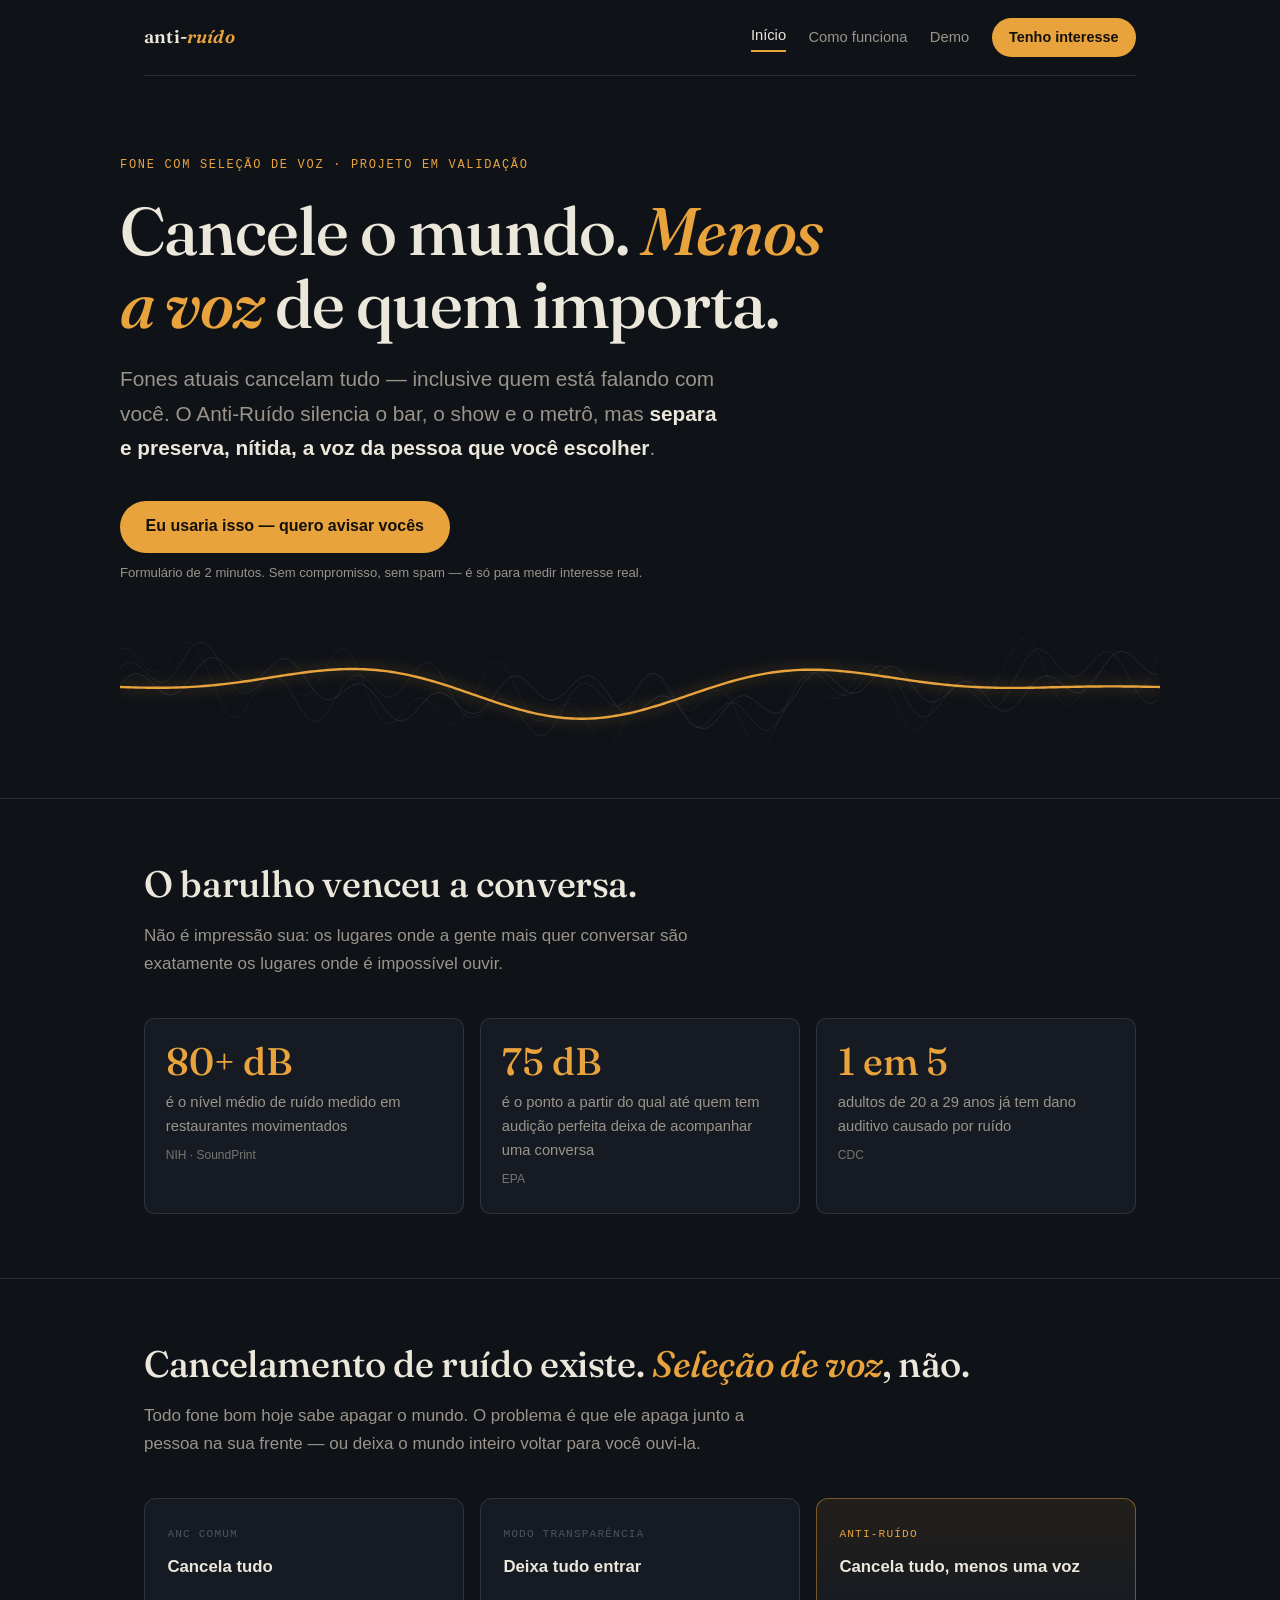
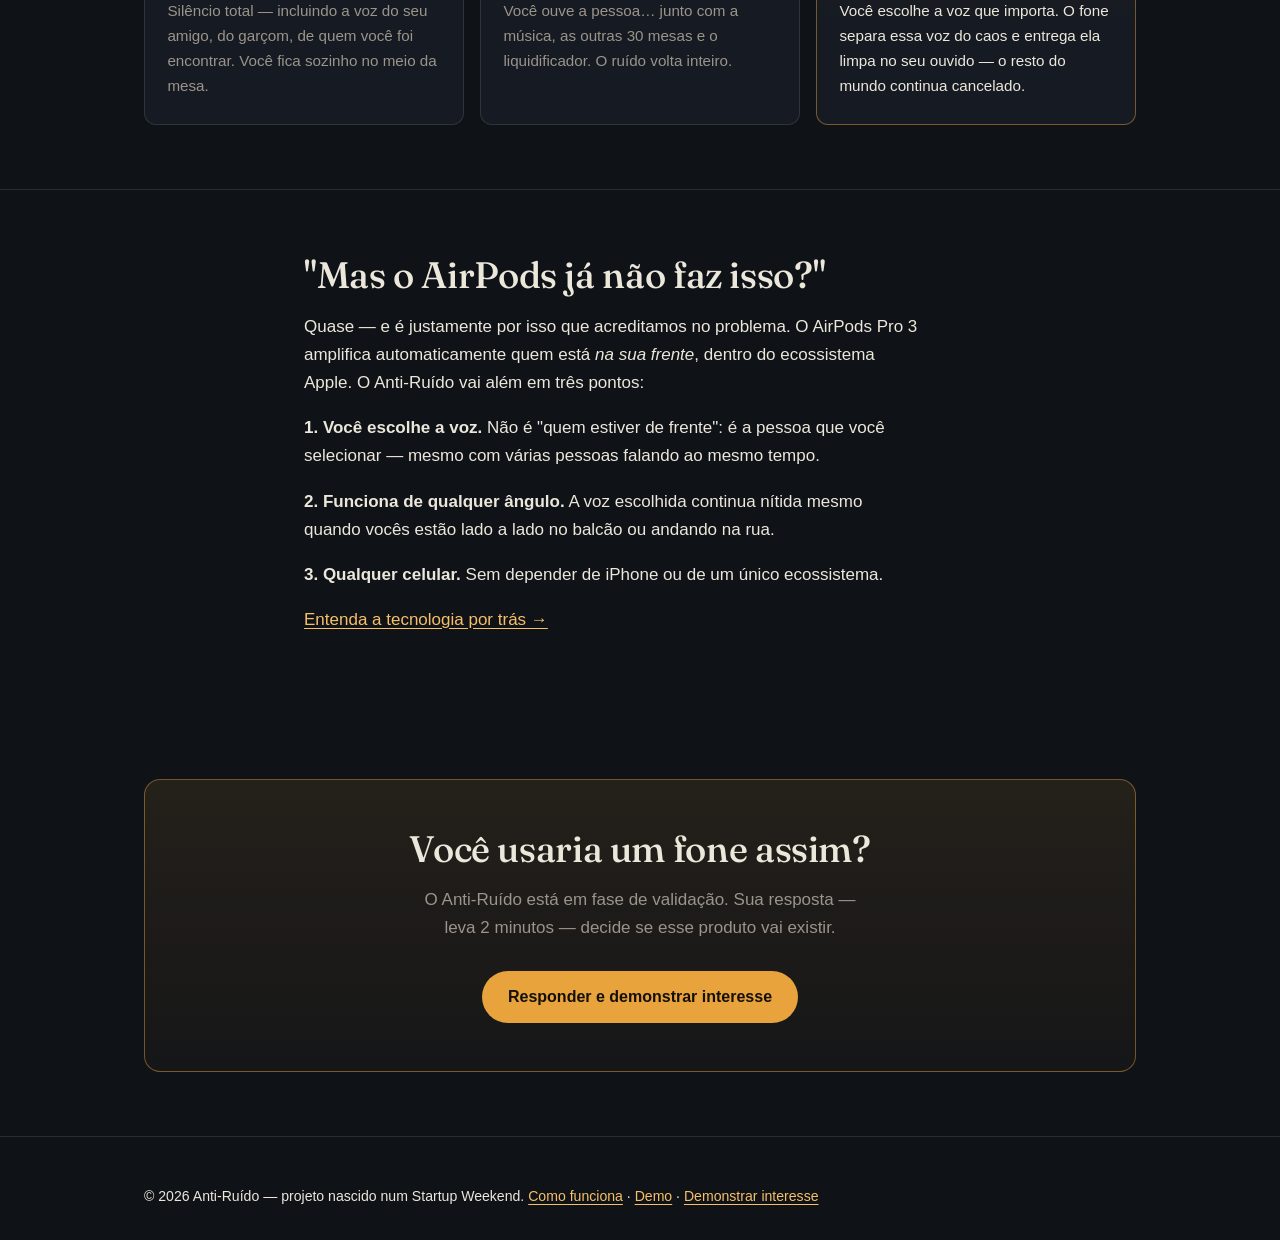
<file: site/index.html>
<!doctype html>
<html lang="pt-BR">
<head>
  <meta charset="utf-8" />
  <meta name="viewport" content="width=device-width, initial-scale=1" />
  <title>Anti-Ruído — Cancele o mundo. Menos a voz de quem importa.</title>
  <meta name="description" content="Um fone que silencia o bar, o show e o metrô — mas mantém, nítida, a voz da pessoa que você escolher. Projeto em validação: diga se você usaria." />
  <meta property="og:title" content="Anti-Ruído — Cancele o mundo. Menos a voz de quem importa." />
  <meta property="og:description" content="Fone com seleção de voz: cancela todo o ruído do ambiente, exceto a voz que você escolher. Ajude a validar a ideia." />
  <meta property="og:type" content="website" />
  <link rel="preconnect" href="https://fonts.googleapis.com" />
  <link rel="preconnect" href="https://fonts.gstatic.com" crossorigin />
  <link href="https://fonts.googleapis.com/css2?family=Fraunces:ital,wght@0,400;0,500;0,600;1,400;1,500&display=swap" rel="stylesheet" />
  <link rel="stylesheet" href="styles.css" />
  <link rel="icon" href="data:image/svg+xml,%3Csvg xmlns='http://www.w3.org/2000/svg' viewBox='0 0 100 100'%3E%3Ctext y='.9em' font-size='90'%3E%F0%9F%8E%A7%3C/text%3E%3C/svg%3E" />
</head>
<body>

<header class="wrap">
  <nav class="nav" aria-label="Principal">
    <a class="brand" href="./">anti-<em>ruído</em></a>
    <div class="nav-links">
      <a href="./" aria-current="page">Início</a>
      <a href="como-funciona.html">Como funciona</a>
      <a href="demo.html">Demo</a>
      <a class="btn small" href="https://forms.gle/3UcKsLHLppjGMw7M8" target="_blank" rel="noopener">Tenho interesse</a>
    </div>
  </nav>
</header>

<main>
  <div class="wrap hero">
    <p class="eyebrow">Fone com seleção de voz · projeto em validação</p>
    <h1>Cancele o mundo. <em>Menos a voz</em> de quem importa.</h1>
    <p class="lede">Fones atuais cancelam tudo — inclusive quem está falando com você. O Anti-Ruído silencia o bar, o show e o metrô, mas <strong>separa e preserva, nítida, a voz da pessoa que você escolher</strong>.</p>
    <a class="btn" href="https://forms.gle/3UcKsLHLppjGMw7M8" target="_blank" rel="noopener">Eu usaria isso — quero avisar vocês</a>
    <span class="btn-note">Formulário de 2 minutos. Sem compromisso, sem spam — é só para medir interesse real.</span>
    <canvas id="wave" aria-hidden="true"></canvas>
  </div>

  <section id="problema">
    <div class="wrap">
      <h2>O barulho venceu a conversa.</h2>
      <p class="section-intro">Não é impressão sua: os lugares onde a gente mais quer conversar são exatamente os lugares onde é impossível ouvir.</p>
      <div class="stats">
        <div class="stat">
          <div class="num">80+&nbsp;dB</div>
          <div class="label">é o nível médio de ruído medido em restaurantes movimentados</div>
          <div class="src">NIH · SoundPrint</div>
        </div>
        <div class="stat">
          <div class="num">75&nbsp;dB</div>
          <div class="label">é o ponto a partir do qual até quem tem audição perfeita deixa de acompanhar uma conversa</div>
          <div class="src">EPA</div>
        </div>
        <div class="stat">
          <div class="num">1 em 5</div>
          <div class="label">adultos de 20 a 29 anos já tem dano auditivo causado por ruído</div>
          <div class="src">CDC</div>
        </div>
      </div>
    </div>
  </section>

  <section id="diferenca">
    <div class="wrap">
      <h2>Cancelamento de ruído existe. <em>Seleção de voz</em>, não.</h2>
      <p class="section-intro">Todo fone bom hoje sabe apagar o mundo. O problema é que ele apaga junto a pessoa na sua frente — ou deixa o mundo inteiro voltar para você ouvi-la.</p>
      <div class="compare">
        <div class="card">
          <span class="tag">ANC comum</span>
          <h3>Cancela tudo</h3>
          <p>Silêncio total — incluindo a voz do seu amigo, do garçom, de quem você foi encontrar. Você fica sozinho no meio da mesa.</p>
        </div>
        <div class="card">
          <span class="tag">Modo transparência</span>
          <h3>Deixa tudo entrar</h3>
          <p>Você ouve a pessoa… junto com a música, as outras 30 mesas e o liquidificador. O ruído volta inteiro.</p>
        </div>
        <div class="card ours">
          <span class="tag">Anti-Ruído</span>
          <h3>Cancela tudo, menos uma voz</h3>
          <p>Você escolhe a voz que importa. O fone separa essa voz do caos e entrega ela limpa no seu ouvido — o resto do mundo continua cancelado.</p>
        </div>
      </div>
    </div>
  </section>

  <section id="e-o-airpods">
    <div class="wrap narrow prose">
      <h2>"Mas o AirPods já não faz isso?"</h2>
      <p>Quase — e é justamente por isso que acreditamos no problema. O AirPods Pro 3 amplifica automaticamente quem está <em>na sua frente</em>, dentro do ecossistema Apple. O Anti-Ruído vai além em três pontos:</p>
      <p><strong>1. Você escolhe a voz.</strong> Não é "quem estiver de frente": é a pessoa que você selecionar — mesmo com várias pessoas falando ao mesmo tempo.</p>
      <p><strong>2. Funciona de qualquer ângulo.</strong> A voz escolhida continua nítida mesmo quando vocês estão lado a lado no balcão ou andando na rua.</p>
      <p><strong>3. Qualquer celular.</strong> Sem depender de iPhone ou de um único ecossistema.</p>
      <p><a href="como-funciona.html">Entenda a tecnologia por trás →</a></p>
    </div>
  </section>

  <div class="wrap">
    <div class="cta-band" id="interesse">
      <h2>Você usaria um fone assim?</h2>
      <p>O Anti-Ruído está em fase de validação. Sua resposta — leva 2 minutos — decide se esse produto vai existir.</p>
      <a class="btn" href="https://forms.gle/3UcKsLHLppjGMw7M8" target="_blank" rel="noopener">Responder e demonstrar interesse</a>
    </div>
  </div>
</main>

<footer>
  <div class="wrap">
    <span>© 2026 Anti-Ruído — projeto nascido num Startup Weekend.</span>
    <span><a href="como-funciona.html">Como funciona</a> · <a href="demo.html">Demo</a> · <a href="https://forms.gle/3UcKsLHLppjGMw7M8" target="_blank" rel="noopener">Demonstrar interesse</a></span>
  </div>
</footer>

<script>
(function () {
  var c = document.getElementById('wave');
  if (!c || window.matchMedia('(prefers-reduced-motion: reduce)').matches) return;
  var ctx = c.getContext('2d');
  function size() {
    var r = c.getBoundingClientRect();
    c.width = r.width * devicePixelRatio;
    c.height = r.height * devicePixelRatio;
  }
  size();
  window.addEventListener('resize', size);
  var t = 0;
  function draw() {
    var w = c.width, h = c.height, mid = h / 2;
    ctx.clearRect(0, 0, w, h);

    // O ruído: várias linhas frias, irregulares, ao fundo
    for (var l = 0; l < 3; l++) {
      ctx.beginPath();
      ctx.strokeStyle = 'rgba(74, 82, 98, ' + (0.35 - l * 0.09) + ')';
      ctx.lineWidth = 1 * devicePixelRatio;
      for (var x = 0; x <= w; x += 6) {
        var n = Math.sin(x * (0.021 + l * 0.008) + t * (1.1 + l * 0.4))
              + Math.sin(x * 0.083 + t * 2.1 + l * 7)
              + Math.sin(x * 0.005 - t * 0.6);
        var y = mid + n * h * 0.13 * (1 + l * 0.25);
        x === 0 ? ctx.moveTo(x, y) : ctx.lineTo(x, y);
      }
      ctx.stroke();
    }

    // A voz: uma única onda quente, limpa, que atravessa o ruído
    ctx.beginPath();
    ctx.strokeStyle = '#e8a33d';
    ctx.lineWidth = 2.4 * devicePixelRatio;
    ctx.shadowColor = 'rgba(232, 163, 61, 0.55)';
    ctx.shadowBlur = 14 * devicePixelRatio;
    for (var x2 = 0; x2 <= w; x2 += 4) {
      var env = Math.sin(x2 / w * Math.PI);           // envelope: entra e sai suave
      var v = Math.sin(x2 * 0.012 + t * 1.4) * Math.sin(x2 * 0.0028 + t * 0.3);
      var y2 = mid + v * env * h * 0.30;
      x2 === 0 ? ctx.moveTo(x2, y2) : ctx.lineTo(x2, y2);
    }
    ctx.stroke();
    ctx.shadowBlur = 0;

    t += 0.016;
    requestAnimationFrame(draw);
  }
  draw();
})();
</script>
</body>
</html>
</file>
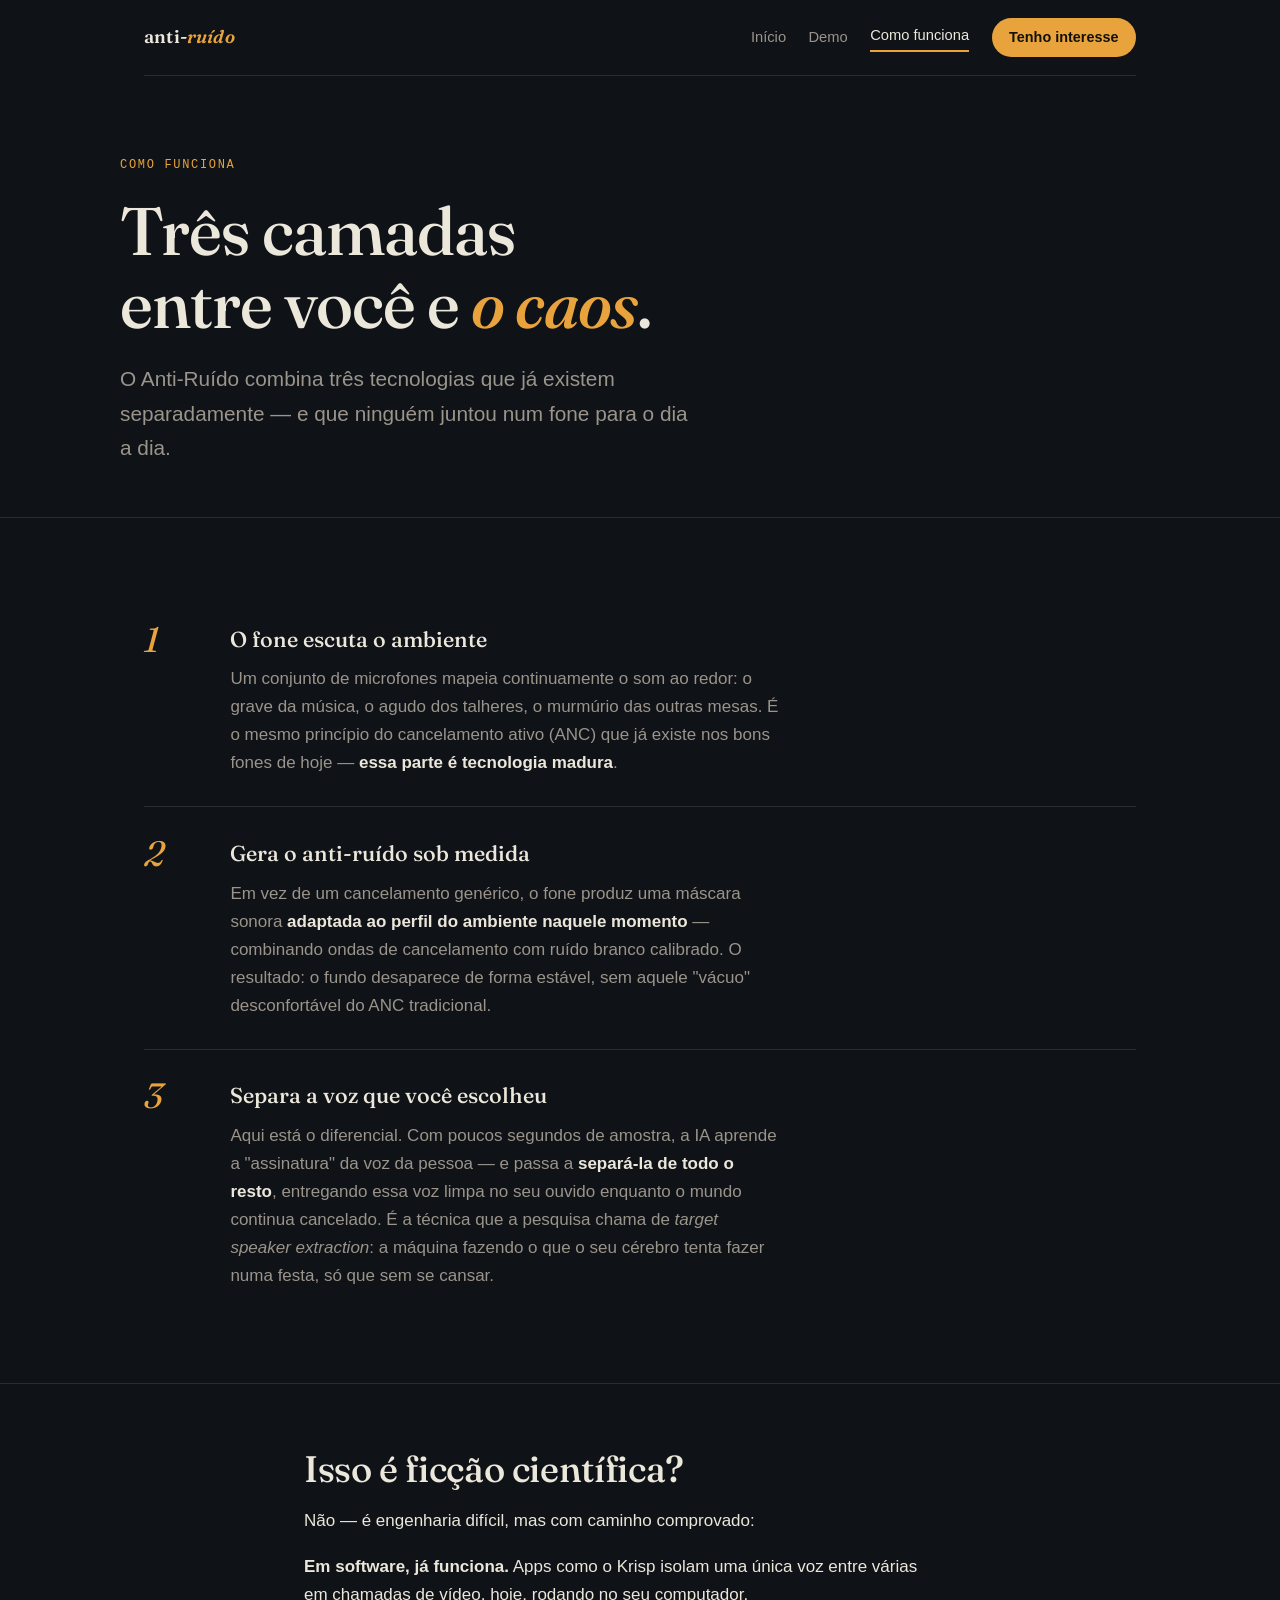
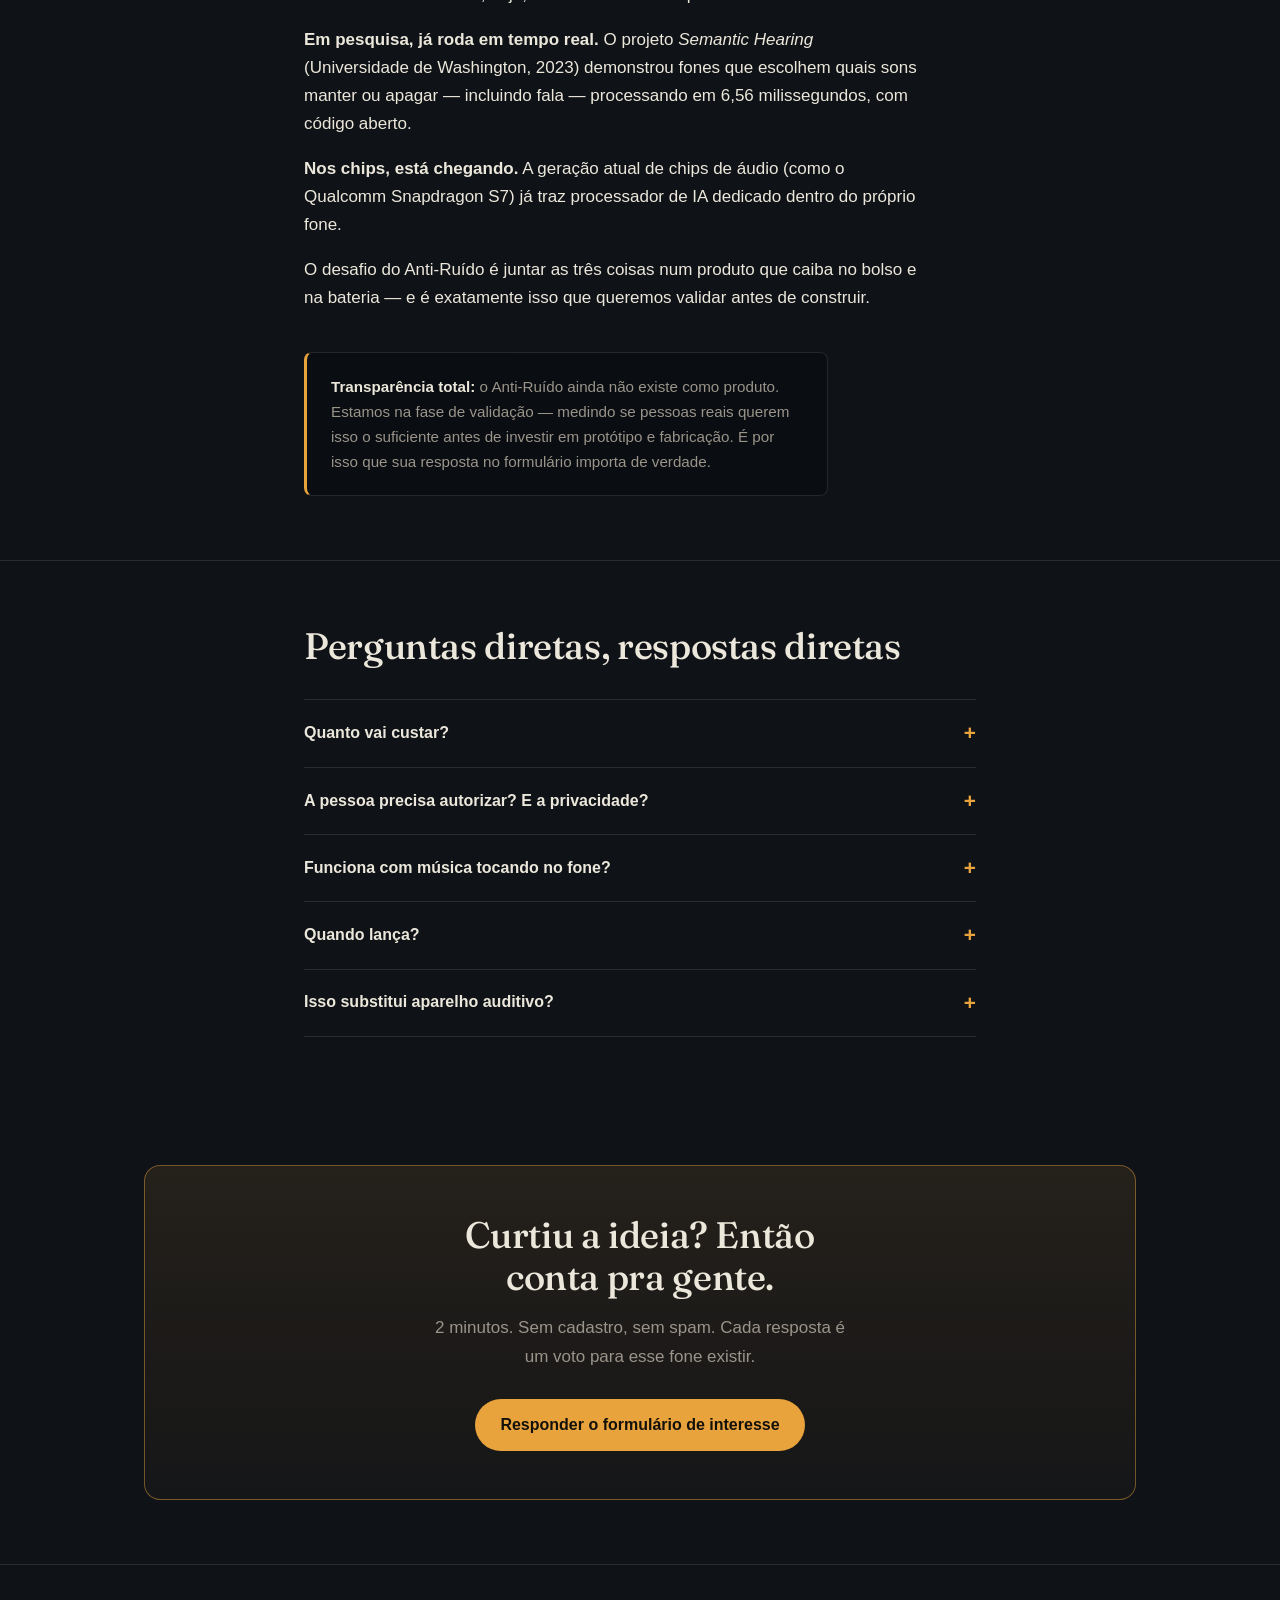
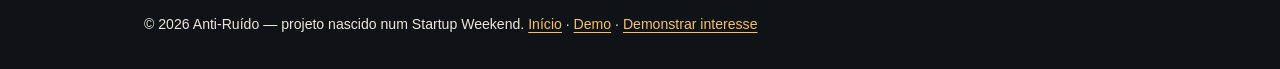
<file: site/como-funciona.html>
<!doctype html>
<html lang="pt-BR">
<head>
  <meta charset="utf-8" />
  <meta name="viewport" content="width=device-width, initial-scale=1" />
  <title>Como funciona — Anti-Ruído</title>
  <meta name="description" content="Como um fone consegue cancelar todo o ruído do ambiente e preservar apenas a voz que você escolher: anti-ruído adaptativo + separação de voz-alvo por IA." />
  <link rel="preconnect" href="https://fonts.googleapis.com" />
  <link rel="preconnect" href="https://fonts.gstatic.com" crossorigin />
  <link href="https://fonts.googleapis.com/css2?family=Fraunces:ital,wght@0,400;0,500;0,600;1,400;1,500&display=swap" rel="stylesheet" />
  <link rel="stylesheet" href="styles.css" />
  <link rel="icon" href="data:image/svg+xml,%3Csvg xmlns='http://www.w3.org/2000/svg' viewBox='0 0 100 100'%3E%3Ctext y='.9em' font-size='90'%3E%F0%9F%8E%A7%3C/text%3E%3C/svg%3E" />
</head>
<body>

<header class="wrap">
  <nav class="nav" aria-label="Principal">
    <a class="brand" href="./">anti-<em>ruído</em></a>
    <div class="nav-links">
      <a href="./">Início</a>
      <a href="demo.html">Demo</a>
      <a href="como-funciona.html" aria-current="page">Como funciona</a>
      <a class="btn small" href="https://forms.gle/3UcKsLHLppjGMw7M8" target="_blank" rel="noopener">Tenho interesse</a>
    </div>
  </nav>
</header>

<main>
  <div class="wrap hero" style="padding-bottom: 1rem;">
    <p class="eyebrow">Como funciona</p>
    <h1>Três camadas entre você e <em>o caos</em>.</h1>
    <p class="lede">O Anti-Ruído combina três tecnologias que já existem separadamente — e que ninguém juntou num fone para o dia a dia.</p>
  </div>

  <section>
    <div class="wrap">
      <div class="steps">
        <div class="step">
          <span class="n">1</span>
          <div>
            <h3>O fone escuta o ambiente</h3>
            <p>Um conjunto de microfones mapeia continuamente o som ao redor: o grave da música, o agudo dos talheres, o murmúrio das outras mesas. É o mesmo princípio do cancelamento ativo (ANC) que já existe nos bons fones de hoje — <strong>essa parte é tecnologia madura</strong>.</p>
          </div>
        </div>
        <div class="step">
          <span class="n">2</span>
          <div>
            <h3>Gera o anti-ruído sob medida</h3>
            <p>Em vez de um cancelamento genérico, o fone produz uma máscara sonora <strong>adaptada ao perfil do ambiente naquele momento</strong> — combinando ondas de cancelamento com ruído branco calibrado. O resultado: o fundo desaparece de forma estável, sem aquele "vácuo" desconfortável do ANC tradicional.</p>
          </div>
        </div>
        <div class="step">
          <span class="n">3</span>
          <div>
            <h3>Separa a voz que você escolheu</h3>
            <p>Aqui está o diferencial. Com poucos segundos de amostra, a IA aprende a "assinatura" da voz da pessoa — e passa a <strong>separá-la de todo o resto</strong>, entregando essa voz limpa no seu ouvido enquanto o mundo continua cancelado. É a técnica que a pesquisa chama de <em>target speaker extraction</em>: a máquina fazendo o que o seu cérebro tenta fazer numa festa, só que sem se cansar.</p>
          </div>
        </div>
      </div>
    </div>
  </section>

  <section>
    <div class="wrap narrow prose">
      <h2>Isso é ficção científica?</h2>
      <p>Não — é engenharia difícil, mas com caminho comprovado:</p>
      <p><strong>Em software, já funciona.</strong> Apps como o Krisp isolam uma única voz entre várias em chamadas de vídeo, hoje, rodando no seu computador.</p>
      <p><strong>Em pesquisa, já roda em tempo real.</strong> O projeto <em>Semantic Hearing</em> (Universidade de Washington, 2023) demonstrou fones que escolhem quais sons manter ou apagar — incluindo fala — processando em 6,56 milissegundos, com código aberto.</p>
      <p><strong>Nos chips, está chegando.</strong> A geração atual de chips de áudio (como o Qualcomm Snapdragon S7) já traz processador de IA dedicado dentro do próprio fone.</p>
      <p>O desafio do Anti-Ruído é juntar as três coisas num produto que caiba no bolso e na bateria — e é exatamente isso que queremos validar antes de construir.</p>

      <div class="honest">
        <strong>Transparência total:</strong> o Anti-Ruído ainda não existe como produto. Estamos na fase de validação — medindo se pessoas reais querem isso o suficiente antes de investir em protótipo e fabricação. É por isso que sua resposta no formulário importa de verdade.
      </div>
    </div>
  </section>

  <section>
    <div class="wrap narrow">
      <h2>Perguntas diretas, respostas diretas</h2>
      <div class="faq">
        <details>
          <summary>Quanto vai custar?</summary>
          <p>A faixa que estudamos é a de fones premium — entre o AirPods Pro e o Bose/Sony topo de linha. O preço final depende da validação: é uma das coisas que perguntamos no formulário.</p>
        </details>
        <details>
          <summary>A pessoa precisa autorizar? E a privacidade?</summary>
          <p>O conceito prevê processamento local, no próprio fone/celular — a voz não sobe para nenhum servidor. E o produto amplifica uma conversa da qual você já participa presencialmente; não funciona para "escutar longe" nem gravar. Esses limites fazem parte do design desde o início.</p>
        </details>
        <details>
          <summary>Funciona com música tocando no fone?</summary>
          <p>A ideia é que sim: a voz escolhida entra "por cima" do que você estiver ouvindo, como um ducking inteligente — você não precisa pausar nada para não perder o que a pessoa disse.</p>
        </details>
        <details>
          <summary>Quando lança?</summary>
          <p>Depende desta fase. Se a validação confirmar o interesse, o próximo passo é protótipo funcional e uma pré-venda — quem responder o formulário será avisado primeiro, sem compromisso.</p>
        </details>
        <details>
          <summary>Isso substitui aparelho auditivo?</summary>
          <p>Não. O Anti-Ruído é um produto de conveniência para conversar em lugares barulhentos — não é dispositivo médico, não trata perda auditiva e não substitui avaliação profissional.</p>
        </details>
      </div>
    </div>
  </section>

  <div class="wrap">
    <div class="cta-band">
      <h2>Curtiu a ideia? Então conta pra gente.</h2>
      <p>2 minutos. Sem cadastro, sem spam. Cada resposta é um voto para esse fone existir.</p>
      <a class="btn" href="https://forms.gle/3UcKsLHLppjGMw7M8" target="_blank" rel="noopener">Responder o formulário de interesse</a>
    </div>
  </div>
</main>

<footer>
  <div class="wrap">
    <span>© 2026 Anti-Ruído — projeto nascido num Startup Weekend.</span>
    <span><a href="./">Início</a> · <a href="demo.html">Demo</a> · <a href="https://forms.gle/3UcKsLHLppjGMw7M8" target="_blank" rel="noopener">Demonstrar interesse</a></span>
  </div>
</footer>

</body>
</html>
</file>
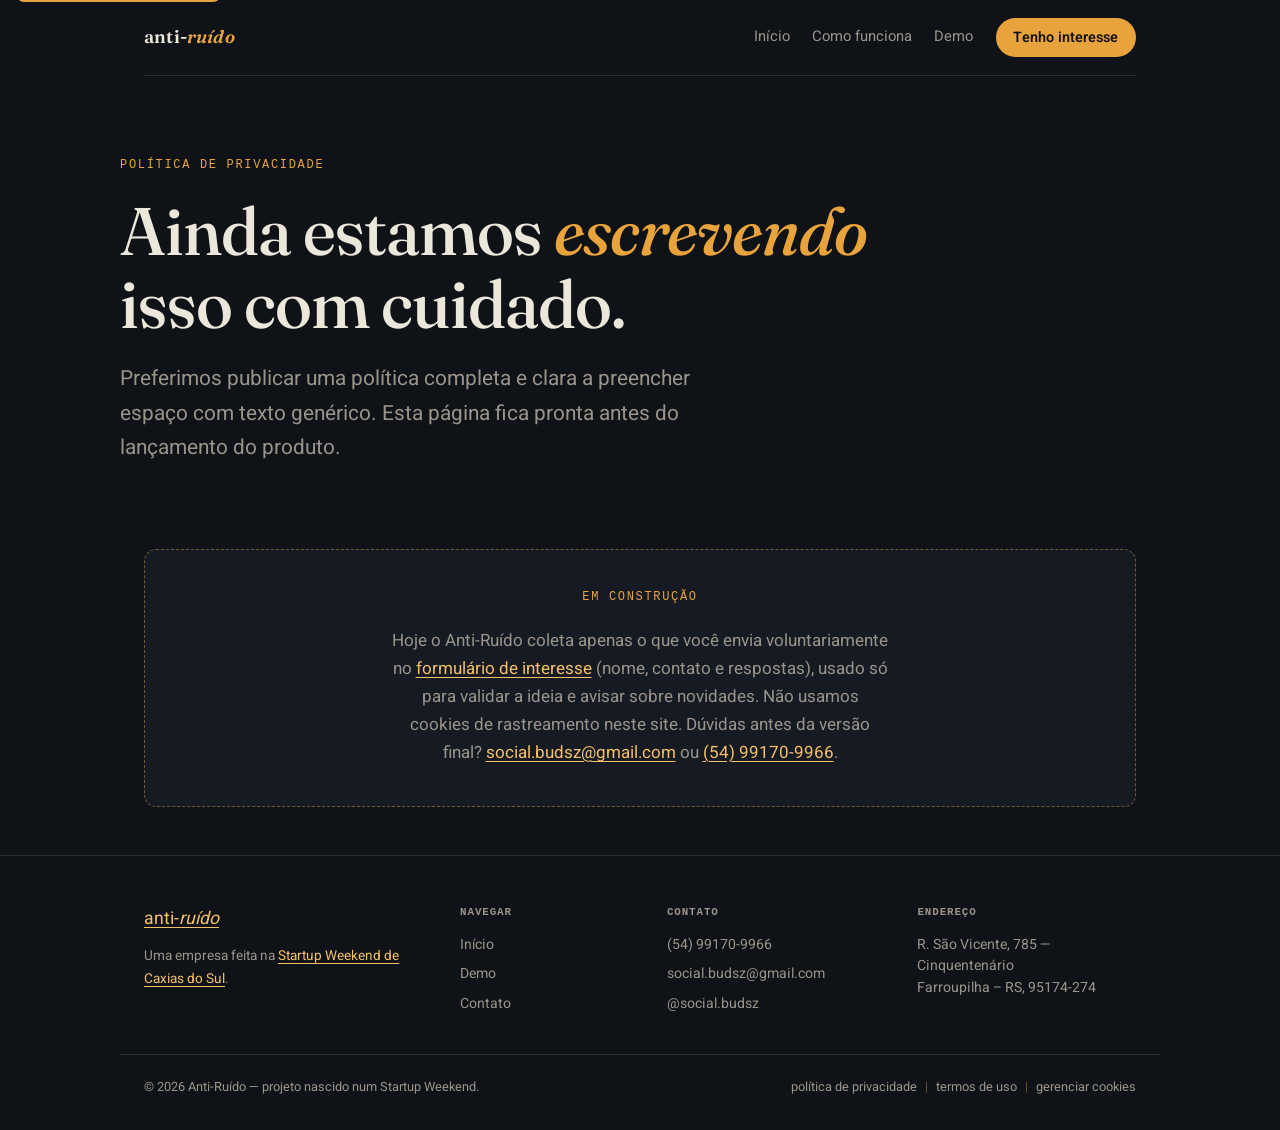
<file: site/privacidade.html>
<!doctype html>
<html lang="pt-BR">
<head>
  <meta charset="utf-8" />
  <meta name="viewport" content="width=device-width, initial-scale=1" />
  <title>Política de Privacidade — Anti-Ruído</title>
  <meta name="description" content="Política de privacidade do Anti-Ruído (em construção)." />
  <meta name="robots" content="noindex" />
  <link rel="preconnect" href="https://fonts.googleapis.com" />
  <link rel="preconnect" href="https://fonts.gstatic.com" crossorigin />
  <link href="https://fonts.googleapis.com/css2?family=Fraunces:ital,wght@0,400;0,500;0,600;1,400;1,500&family=Heebo:wght@300;400;500;600;700&display=swap" rel="stylesheet" />
  <link rel="stylesheet" href="styles.css" />
  <link rel="icon" href="data:image/svg+xml,%3Csvg xmlns='http://www.w3.org/2000/svg' viewBox='0 0 100 100'%3E%3Ctext y='.9em' font-size='90'%3E%F0%9F%8E%A7%3C/text%3E%3C/svg%3E" />
</head>
<body>

<a class="skip-link" href="#conteudo">Pular para o conteúdo</a>

<header class="wrap">
  <nav class="nav" aria-label="Principal">
    <a class="brand" href="./">anti-<em>ruído</em></a>
    <div class="nav-links">
      <a href="./">Início</a>
      <a href="como-funciona.html">Como funciona</a>
      <a href="demo.html">Demo</a>
      <a class="btn small" href="https://forms.gle/3UcKsLHLppjGMw7M8" target="_blank" rel="noopener">Tenho interesse</a>
    </div>
  </nav>
</header>

<main id="conteudo">
  <div class="wrap hero" style="padding-bottom:1rem">
    <p class="eyebrow">Política de privacidade</p>
    <h1>Ainda estamos <em>escrevendo</em> isso com cuidado.</h1>
    <p class="lede">Preferimos publicar uma política completa e clara a preencher espaço com texto genérico. Esta página fica pronta antes do lançamento do produto.</p>
  </div>

  <div class="wrap">
    <div class="wip-box">
      <span class="eyebrow">Em construção</span>
      <p>Hoje o Anti-Ruído coleta apenas o que você envia voluntariamente no <a href="https://forms.gle/3UcKsLHLppjGMw7M8" target="_blank" rel="noopener">formulário de interesse</a> (nome, contato e respostas), usado só para validar a ideia e avisar sobre novidades. Não usamos cookies de rastreamento neste site. Dúvidas antes da versão final? <a href="mailto:social.budsz@gmail.com">social.budsz@gmail.com</a> ou <a href="tel:+5554991709966">(54) 99170-9966</a>.</p>
    </div>
  </div>
</main>

<footer>
  <div class="wrap footer-grid">
    <div class="footer-brand">
      <a class="brand" href="./">anti-<em>ruído</em></a>
      <p>Uma empresa feita na <a href="https://www.instagram.com/swcaxiasdosul/" target="_blank" rel="noopener">Startup Weekend de Caxias do Sul</a>.</p>
    </div>
    <div class="footer-col">
      <h6>Navegar</h6>
      <p><a href="./">Início</a></p>
      <p><a href="demo.html">Demo</a></p>
      <p><a href="./#contato">Contato</a></p>
    </div>
    <div class="footer-col">
      <h6>Contato</h6>
      <p><a href="tel:+5554991709966">(54) 99170-9966</a></p>
      <p><a href="mailto:social.budsz@gmail.com">social.budsz@gmail.com</a></p>
      <p><a href="https://instagram.com/social.budsz" target="_blank" rel="noopener">@social.budsz</a></p>
    </div>
    <div class="footer-col">
      <h6>Endereço</h6>
      <p>R. São Vicente, 785 — Cinquentenário<br>Farroupilha – RS, 95174-274</p>
    </div>
  </div>
  <div class="wrap footer-bottom">
    <span>© 2026 Anti-Ruído — projeto nascido num Startup Weekend.</span>
    <nav class="legal-links" aria-label="Links legais">
      <a href="privacidade.html" aria-current="page">política de privacidade</a>
      <span>|</span>
      <a href="termos.html">termos de uso</a>
      <span>|</span>
      <button type="button" data-open-cookies>gerenciar cookies</button>
    </nav>
  </div>
</footer>

<dialog id="cookieDialog">
  <h3>Cookies neste site</h3>
  <p>O Anti-Ruído não usa cookies de rastreamento ou analytics de terceiros. Usamos apenas o essencial para o site funcionar, sem coleta de dados pessoais além do que você envia no formulário de interesse.</p>
  <button class="btn small" type="button" data-close-cookies>Entendi</button>
</dialog>

<script src="footer.js" defer></script>

</body>
</html>
</file>
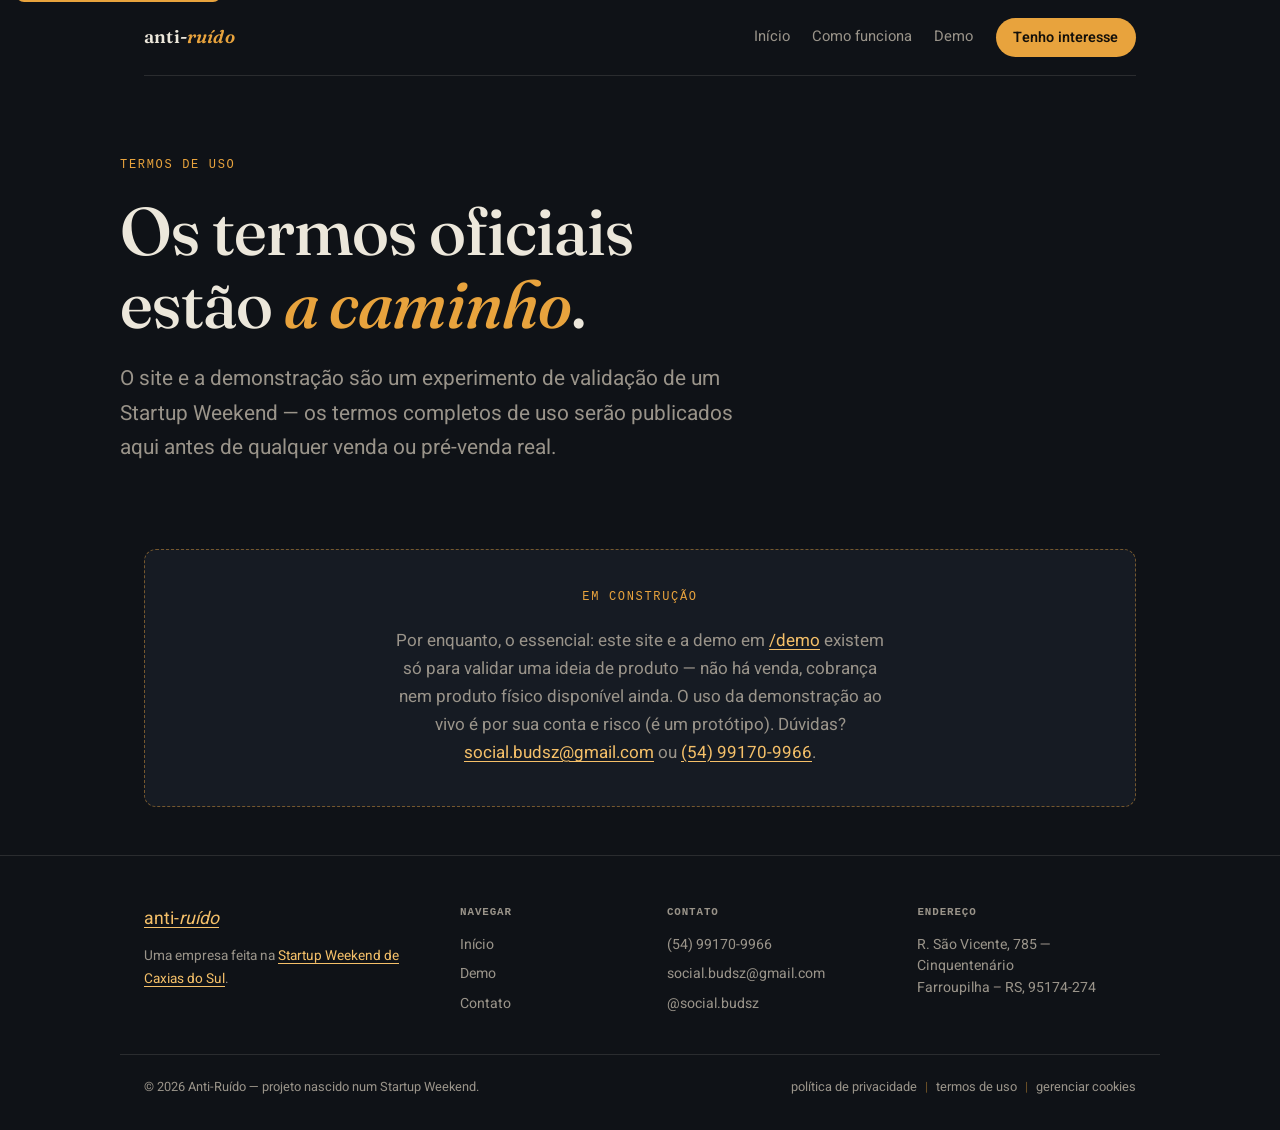
<file: site/termos.html>
<!doctype html>
<html lang="pt-BR">
<head>
  <meta charset="utf-8" />
  <meta name="viewport" content="width=device-width, initial-scale=1" />
  <title>Termos de Uso — Anti-Ruído</title>
  <meta name="description" content="Termos de uso do site Anti-Ruído (em construção)." />
  <meta name="robots" content="noindex" />
  <link rel="preconnect" href="https://fonts.googleapis.com" />
  <link rel="preconnect" href="https://fonts.gstatic.com" crossorigin />
  <link href="https://fonts.googleapis.com/css2?family=Fraunces:ital,wght@0,400;0,500;0,600;1,400;1,500&family=Heebo:wght@300;400;500;600;700&display=swap" rel="stylesheet" />
  <link rel="stylesheet" href="styles.css" />
  <link rel="icon" href="data:image/svg+xml,%3Csvg xmlns='http://www.w3.org/2000/svg' viewBox='0 0 100 100'%3E%3Ctext y='.9em' font-size='90'%3E%F0%9F%8E%A7%3C/text%3E%3C/svg%3E" />
</head>
<body>

<a class="skip-link" href="#conteudo">Pular para o conteúdo</a>

<header class="wrap">
  <nav class="nav" aria-label="Principal">
    <a class="brand" href="./">anti-<em>ruído</em></a>
    <div class="nav-links">
      <a href="./">Início</a>
      <a href="como-funciona.html">Como funciona</a>
      <a href="demo.html">Demo</a>
      <a class="btn small" href="https://forms.gle/3UcKsLHLppjGMw7M8" target="_blank" rel="noopener">Tenho interesse</a>
    </div>
  </nav>
</header>

<main id="conteudo">
  <div class="wrap hero" style="padding-bottom:1rem">
    <p class="eyebrow">Termos de uso</p>
    <h1>Os termos oficiais estão <em>a caminho</em>.</h1>
    <p class="lede">O site e a demonstração são um experimento de validação de um Startup Weekend — os termos completos de uso serão publicados aqui antes de qualquer venda ou pré-venda real.</p>
  </div>

  <div class="wrap">
    <div class="wip-box">
      <span class="eyebrow">Em construção</span>
      <p>Por enquanto, o essencial: este site e a demo em <a href="demo.html">/demo</a> existem só para validar uma ideia de produto — não há venda, cobrança nem produto físico disponível ainda. O uso da demonstração ao vivo é por sua conta e risco (é um protótipo). Dúvidas? <a href="mailto:social.budsz@gmail.com">social.budsz@gmail.com</a> ou <a href="tel:+5554991709966">(54) 99170-9966</a>.</p>
    </div>
  </div>
</main>

<footer>
  <div class="wrap footer-grid">
    <div class="footer-brand">
      <a class="brand" href="./">anti-<em>ruído</em></a>
      <p>Uma empresa feita na <a href="https://www.instagram.com/swcaxiasdosul/" target="_blank" rel="noopener">Startup Weekend de Caxias do Sul</a>.</p>
    </div>
    <div class="footer-col">
      <h6>Navegar</h6>
      <p><a href="./">Início</a></p>
      <p><a href="demo.html">Demo</a></p>
      <p><a href="./#contato">Contato</a></p>
    </div>
    <div class="footer-col">
      <h6>Contato</h6>
      <p><a href="tel:+5554991709966">(54) 99170-9966</a></p>
      <p><a href="mailto:social.budsz@gmail.com">social.budsz@gmail.com</a></p>
      <p><a href="https://instagram.com/social.budsz" target="_blank" rel="noopener">@social.budsz</a></p>
    </div>
    <div class="footer-col">
      <h6>Endereço</h6>
      <p>R. São Vicente, 785 — Cinquentenário<br>Farroupilha – RS, 95174-274</p>
    </div>
  </div>
  <div class="wrap footer-bottom">
    <span>© 2026 Anti-Ruído — projeto nascido num Startup Weekend.</span>
    <nav class="legal-links" aria-label="Links legais">
      <a href="privacidade.html">política de privacidade</a>
      <span>|</span>
      <a href="termos.html" aria-current="page">termos de uso</a>
      <span>|</span>
      <button type="button" data-open-cookies>gerenciar cookies</button>
    </nav>
  </div>
</footer>

<dialog id="cookieDialog">
  <h3>Cookies neste site</h3>
  <p>O Anti-Ruído não usa cookies de rastreamento ou analytics de terceiros. Usamos apenas o essencial para o site funcionar, sem coleta de dados pessoais além do que você envia no formulário de interesse.</p>
  <button class="btn small" type="button" data-close-cookies>Entendi</button>
</dialog>

<script src="footer.js" defer></script>

</body>
</html>
</file>
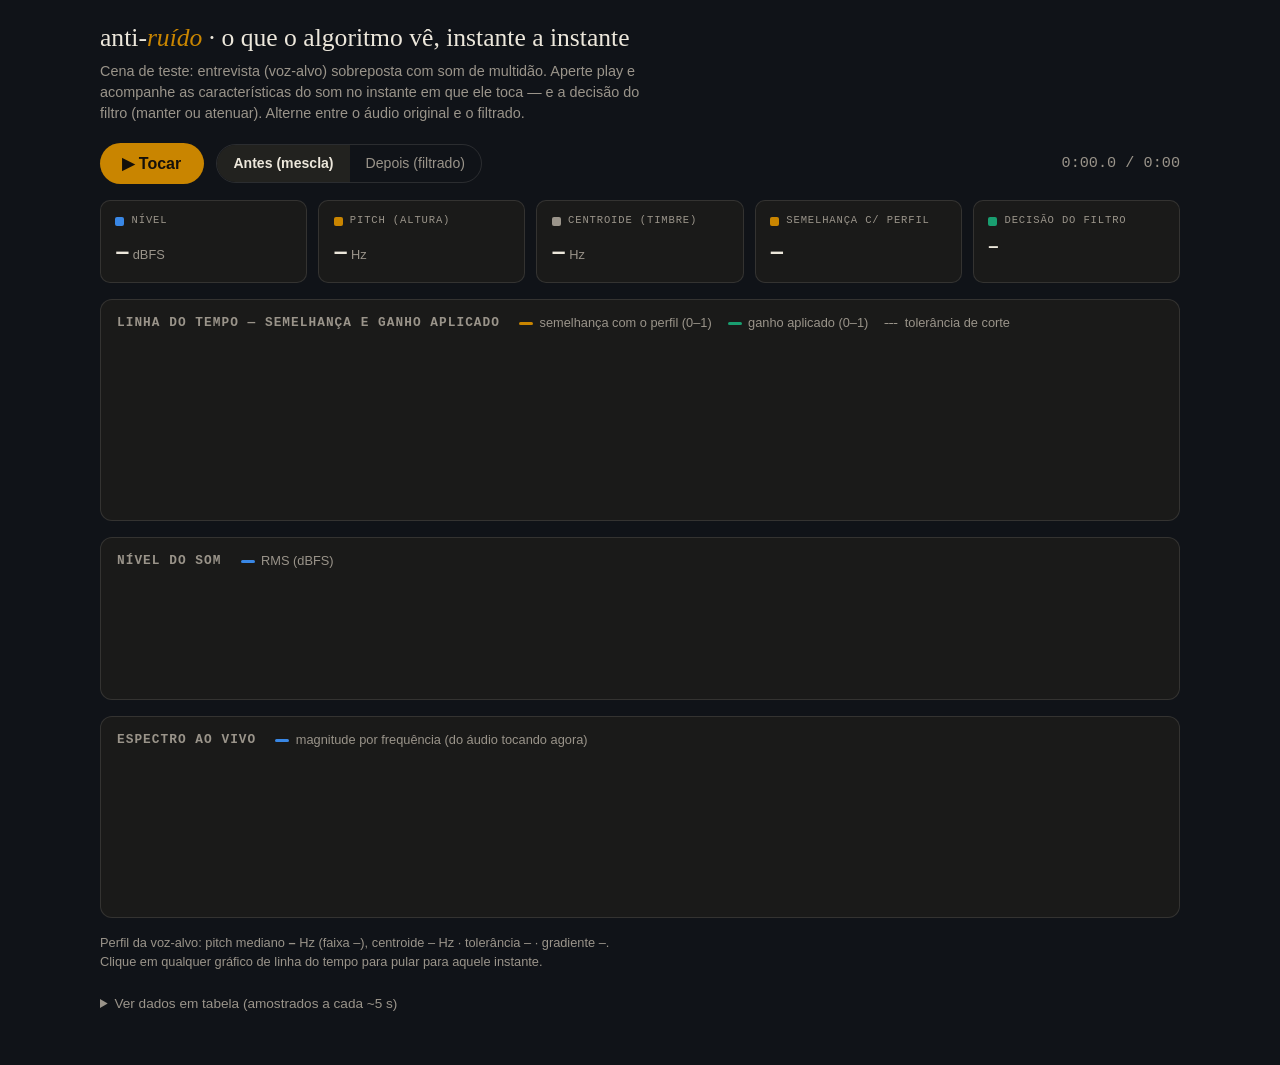
<file: prototype/viewer/template.html>
<!doctype html>
<html lang="pt-BR">
<head>
<meta charset="utf-8" />
<meta name="viewport" content="width=device-width, initial-scale=1" />
<title>Anti-Ruído — Análise em tempo real</title>
<style>
  :root{
    --bg:#101318; --surface:#1a1a19; --surface-2:#22221f;
    --text:#ece7db; --text-muted:#9a948a; --border:rgba(236,231,219,0.12);
    --voz:#c98500; --ganho:#199e70; --nivel:#3987e5;
    --mono:ui-monospace,"SF Mono",Menlo,Consolas,monospace;
    --sans:-apple-system,BlinkMacSystemFont,"Segoe UI",Roboto,Helvetica,Arial,sans-serif;
    --serif:Georgia,"Iowan Old Style",serif;
  }
  *{box-sizing:border-box}
  body{margin:0;background:var(--bg);color:var(--text);font-family:var(--sans);padding:1.2rem;line-height:1.45}
  .wrap{max-width:1080px;margin:0 auto}
  h1{font-family:var(--serif);font-weight:500;font-size:1.6rem;margin:0}
  h1 em{color:var(--voz);font-style:italic}
  .sub{color:var(--text-muted);font-size:.9rem;margin:.3rem 0 1.2rem;max-width:70ch}
  .controls{display:flex;flex-wrap:wrap;align-items:center;gap:.8rem;margin-bottom:1rem}
  button{font:inherit;cursor:pointer}
  .play{background:var(--voz);border:none;color:#14100a;font-weight:700;border-radius:999px;padding:.55rem 1.4rem;font-size:1rem}
  .play:hover{filter:brightness(1.1)}
  .seg{display:flex;border:1px solid var(--border);border-radius:999px;overflow:hidden}
  .seg button{background:transparent;border:none;color:var(--text-muted);padding:.5rem 1rem;font-size:.88rem}
  .seg button[aria-pressed="true"]{background:var(--surface-2);color:var(--text);font-weight:600}
  .time{font-family:var(--mono);font-size:.95rem;color:var(--text-muted);font-variant-numeric:tabular-nums;margin-left:auto}
  button:focus-visible{outline:2px solid var(--voz);outline-offset:2px}

  .tiles{display:grid;grid-template-columns:repeat(auto-fit,minmax(150px,1fr));gap:.7rem;margin-bottom:1rem}
  .tile{background:var(--surface);border:1px solid var(--border);border-radius:10px;padding: .8rem .9rem}
  .tile .lbl{font-family:var(--mono);font-size:.66rem;text-transform:uppercase;letter-spacing:.08em;color:var(--text-muted);display:flex;align-items:center;gap:.45rem}
  .tile .lbl .chip{width:9px;height:9px;border-radius:2px;flex-shrink:0}
  .tile .val{font-size:1.55rem;font-weight:650;font-variant-numeric:tabular-nums;margin-top:.25rem}
  .tile .unit{font-size:.8rem;color:var(--text-muted);font-weight:400}
  .tile.decision .val{font-size:1.15rem;font-weight:700}

  .panel{background:var(--surface);border:1px solid var(--border);border-radius:12px;padding:.9rem 1rem 0.6rem;margin-bottom:1rem}
  .panel h2{font-size:.8rem;font-family:var(--mono);text-transform:uppercase;letter-spacing:.08em;color:var(--text-muted);margin:0 0 .5rem;font-weight:600;display:flex;gap:1.2rem;align-items:center;flex-wrap:wrap}
  .legend{display:flex;gap:1rem;font-family:var(--sans);text-transform:none;letter-spacing:0;font-size:.8rem;color:var(--text-muted);font-weight:400}
  .legend span{display:inline-flex;align-items:center;gap:.4rem}
  .legend i{width:14px;height:3px;border-radius:2px;display:inline-block}
  canvas{width:100%;display:block;border-radius:6px}
  #chartTimeline{height:170px;cursor:crosshair}
  #chartDb{height:110px;cursor:crosshair}
  #chartSpectrum{height:150px}
  .tip{position:fixed;pointer-events:none;background:var(--surface-2);border:1px solid var(--border);border-radius:8px;padding:.5rem .7rem;font-size:.78rem;font-family:var(--mono);display:none;z-index:10;color:var(--text);box-shadow:0 4px 14px rgba(0,0,0,.4)}
  .tip b{color:var(--voz)}
  details{margin:0 0 2rem}
  summary{cursor:pointer;color:var(--text-muted);font-size:.85rem}
  table{border-collapse:collapse;font-family:var(--mono);font-size:.75rem;margin-top:.6rem;font-variant-numeric:tabular-nums}
  th,td{border:1px solid var(--border);padding:.3rem .55rem;text-align:right}
  th{color:var(--text-muted);font-weight:600}
  .note{color:var(--text-muted);font-size:.8rem;margin:.4rem 0 1.4rem;max-width:75ch}
</style>
</head>
<body>
<div class="wrap">
  <h1>anti-<em>ruído</em> · o que o algoritmo vê, instante a instante</h1>
  <p class="sub">Cena de teste: entrevista (voz-alvo) sobreposta com som de multidão. Aperte play e acompanhe as características do som no instante em que ele toca — e a decisão do filtro (manter ou atenuar). Alterne entre o áudio original e o filtrado.</p>

  <div class="controls">
    <button class="play" id="btnPlay">▶ Tocar</button>
    <div class="seg" role="group" aria-label="Escolher áudio">
      <button id="btnAntes" aria-pressed="true">Antes (mescla)</button>
      <button id="btnDepois" aria-pressed="false">Depois (filtrado)</button>
    </div>
    <span class="time" id="clock">0:00.0 / 0:00</span>
  </div>

  <div class="tiles">
    <div class="tile"><div class="lbl"><span class="chip" style="background:var(--nivel)"></span>Nível</div><div class="val" id="tDb">–<span class="unit"> dBFS</span></div></div>
    <div class="tile"><div class="lbl"><span class="chip" style="background:var(--voz)"></span>Pitch (altura)</div><div class="val" id="tF0">–<span class="unit"> Hz</span></div></div>
    <div class="tile"><div class="lbl"><span class="chip" style="background:var(--text-muted)"></span>Centroide (timbre)</div><div class="val" id="tCent">–<span class="unit"> Hz</span></div></div>
    <div class="tile"><div class="lbl"><span class="chip" style="background:var(--voz)"></span>Semelhança c/ perfil</div><div class="val" id="tScore">–</div></div>
    <div class="tile decision"><div class="lbl"><span class="chip" style="background:var(--ganho)"></span>Decisão do filtro</div><div class="val" id="tGain">–</div></div>
  </div>

  <div class="panel">
    <h2>Linha do tempo — semelhança e ganho aplicado
      <span class="legend">
        <span><i style="background:var(--voz)"></i>semelhança com o perfil (0–1)</span>
        <span><i style="background:var(--ganho)"></i>ganho aplicado (0–1)</span>
        <span><i style="background:var(--text-muted);height:1px;border-top:1px dashed var(--text-muted);background:none"></i>tolerância de corte</span>
      </span>
    </h2>
    <canvas id="chartTimeline"></canvas>
  </div>

  <div class="panel">
    <h2>Nível do som <span class="legend"><span><i style="background:var(--nivel)"></i>RMS (dBFS)</span></span></h2>
    <canvas id="chartDb"></canvas>
  </div>

  <div class="panel">
    <h2>Espectro ao vivo <span class="legend"><span><i style="background:var(--nivel)"></i>magnitude por frequência (do áudio tocando agora)</span></span></h2>
    <canvas id="chartSpectrum"></canvas>
  </div>

  <p class="note">Perfil da voz-alvo: pitch mediano <b id="pPitch">–</b> Hz (faixa <span id="pRange">–</span>), centroide <span id="pCent">–</span> Hz · tolerância <span id="pTol">–</span> · gradiente <span id="pGrad">–</span>. Clique em qualquer gráfico de linha do tempo para pular para aquele instante.</p>

  <details>
    <summary>Ver dados em tabela (amostrados a cada ~5 s)</summary>
    <table id="dataTable"><thead><tr><th>t (s)</th><th>dBFS</th><th>pitch (Hz)</th><th>centroide (Hz)</th><th>semelhança</th><th>ganho</th></tr></thead><tbody></tbody></table>
  </details>
</div>
<div class="tip" id="tip"></div>

<script id="timeline-data" type="application/json">__TIMELINE__</script>
<script>
const DATA = JSON.parse(document.getElementById('timeline-data').textContent);
const AUDIO_BEFORE = "__AUDIO_BEFORE__";
const AUDIO_AFTER = "__AUDIO_AFTER__";

const css = v => getComputedStyle(document.documentElement).getPropertyValue(v).trim();
const COL = { voz: css('--voz'), ganho: css('--ganho'), nivel: css('--nivel'),
              grid: 'rgba(236,231,219,0.07)', muted: css('--text-muted') };

const pts = DATA.points, DUR = DATA.duration_s;
const ts = pts.map(p => p.t);

// ---------- áudio (antes/depois compartilham a posição) ----------
const audios = {
  antes: new Audio("data:audio/mpeg;base64," + AUDIO_BEFORE),
  depois: new Audio("data:audio/mpeg;base64," + AUDIO_AFTER),
};
let mode = 'antes', playing = false;
let actx = null, analysers = {};
function ensureCtx(){
  if (actx) return;
  actx = new (window.AudioContext || window.webkitAudioContext)();
  for (const k of ['antes','depois']) {
    const src = actx.createMediaElementSource(audios[k]);
    const an = actx.createAnalyser(); an.fftSize = 2048; an.smoothingTimeConstant = 0.75;
    src.connect(an); an.connect(actx.destination);
    analysers[k] = an;
  }
}
const cur = () => audios[mode];

function setMode(m){
  if (m === mode) return;
  const t = cur().currentTime, wasPlaying = playing;
  cur().pause();
  mode = m;
  cur().currentTime = t;
  if (wasPlaying) cur().play();
  document.getElementById('btnAntes').setAttribute('aria-pressed', String(m==='antes'));
  document.getElementById('btnDepois').setAttribute('aria-pressed', String(m==='depois'));
}
document.getElementById('btnAntes').onclick = () => setMode('antes');
document.getElementById('btnDepois').onclick = () => setMode('depois');

const btnPlay = document.getElementById('btnPlay');
btnPlay.onclick = () => {
  ensureCtx(); actx.resume();
  if (playing) { cur().pause(); } else { cur().play(); }
};
for (const k of ['antes','depois']) {
  audios[k].addEventListener('play',  () => { playing = true;  btnPlay.textContent = '⏸ Pausar'; });
  audios[k].addEventListener('pause', () => { playing = false; btnPlay.textContent = '▶ Tocar'; });
  audios[k].addEventListener('ended', () => { playing = false; btnPlay.textContent = '▶ Tocar'; });
}

// ---------- busca binária do ponto no instante t ----------
function pointAt(t){
  let lo = 0, hi = ts.length - 1;
  while (lo < hi) { const mid = (lo + hi + 1) >> 1; if (ts[mid] <= t) lo = mid; else hi = mid - 1; }
  return pts[lo];
}

// ---------- canvas helpers ----------
function fit(cv){
  const r = cv.getBoundingClientRect();
  if (cv.width !== r.width*devicePixelRatio || cv.height !== r.height*devicePixelRatio) {
    cv.width = r.width*devicePixelRatio; cv.height = r.height*devicePixelRatio;
  }
  return cv.getContext('2d');
}
const PADL = 44, PADR = 10, PADT = 8, PADB = 20;

function drawSeries(ctx, W, H, xs, ys, color, yMin, yMax){
  ctx.beginPath();
  ctx.strokeStyle = color; ctx.lineWidth = 2*devicePixelRatio;
  ctx.lineJoin = 'round';
  for (let i = 0; i < xs.length; i++) {
    const x = PADL*devicePixelRatio + xs[i]*(W - (PADL+PADR)*devicePixelRatio);
    const v = (ys[i]-yMin)/(yMax-yMin);
    const y = H - PADB*devicePixelRatio - v*(H-(PADT+PADB)*devicePixelRatio);
    i===0 ? ctx.moveTo(x,y) : ctx.lineTo(x,y);
  }
  ctx.stroke();
}
function frame(ctx, W, H, yTicks, fmt){
  ctx.clearRect(0,0,W,H);
  ctx.font = `${10*devicePixelRatio}px ${css('--mono')}`;
  ctx.fillStyle = COL.muted; ctx.strokeStyle = COL.grid; ctx.lineWidth = 1;
  for (const [v01, label] of yTicks) {
    const y = H - PADB*devicePixelRatio - v01*(H-(PADT+PADB)*devicePixelRatio);
    ctx.beginPath(); ctx.moveTo(PADL*devicePixelRatio, y); ctx.lineTo(W-PADR*devicePixelRatio, y); ctx.stroke();
    ctx.textAlign = 'right'; ctx.fillText(label, (PADL-6)*devicePixelRatio, y+3*devicePixelRatio);
  }
  // eixo x: minutos
  ctx.textAlign = 'center';
  const stepS = DUR > 240 ? 60 : 30;
  for (let s = 0; s <= DUR; s += stepS) {
    const x = PADL*devicePixelRatio + (s/DUR)*(W-(PADL+PADR)*devicePixelRatio);
    ctx.fillText(fmtTime(s), x, H-6*devicePixelRatio);
  }
}
function playhead(ctx, W, H, t){
  const x = PADL*devicePixelRatio + (t/DUR)*(W-(PADL+PADR)*devicePixelRatio);
  ctx.strokeStyle = 'rgba(236,231,219,0.65)'; ctx.lineWidth = 1.5*devicePixelRatio;
  ctx.beginPath(); ctx.moveTo(x, PADT*devicePixelRatio); ctx.lineTo(x, H-PADB*devicePixelRatio); ctx.stroke();
}
const fmtTime = s => `${Math.floor(s/60)}:${String(Math.floor(s%60)).padStart(2,'0')}`;

// dados pré-mapeados 0..1 no eixo x
const xs01 = ts.map(t => t/DUR);
const scoreY = pts.map(p => p.score);
const gainY  = pts.map(p => p.gain);
const dbY    = pts.map(p => p.db);
const DB_MIN = -60, DB_MAX = 0;

const cvT = document.getElementById('chartTimeline');
const cvD = document.getElementById('chartDb');
const cvS = document.getElementById('chartSpectrum');

function drawTimeline(t){
  const ctx = fit(cvT), W = cvT.width, H = cvT.height;
  frame(ctx, W, H, [[0,'0'],[0.5,'0,5'],[1,'1']],);
  // linha de tolerância (corte)
  const yTol = H - PADB*devicePixelRatio - DATA.tolerance*(H-(PADT+PADB)*devicePixelRatio);
  ctx.setLineDash([5*devicePixelRatio,4*devicePixelRatio]);
  ctx.strokeStyle = COL.muted; ctx.lineWidth = 1*devicePixelRatio;
  ctx.beginPath(); ctx.moveTo(PADL*devicePixelRatio,yTol); ctx.lineTo(W-PADR*devicePixelRatio,yTol); ctx.stroke();
  ctx.setLineDash([]);
  drawSeries(ctx, W, H, xs01, gainY,  COL.ganho, 0, 1);
  drawSeries(ctx, W, H, xs01, scoreY, COL.voz,   0, 1);
  playhead(ctx, W, H, t);
}
function drawDb(t){
  const ctx = fit(cvD), W = cvD.width, H = cvD.height;
  frame(ctx, W, H, [[0,'-60'],[0.5,'-30'],[1,'0']]);
  drawSeries(ctx, W, H, xs01, dbY, COL.nivel, DB_MIN, DB_MAX);
  playhead(ctx, W, H, t);
}
function drawSpectrum(){
  const ctx = fit(cvS), W = cvS.width, H = cvS.height;
  ctx.clearRect(0,0,W,H);
  const an = analysers[mode];
  if (!an) { ctx.fillStyle = COL.muted; ctx.font = `${12*devicePixelRatio}px ${css('--sans')}`;
    ctx.textAlign='center'; ctx.fillText('Aperte play para ver o espectro ao vivo', W/2, H/2); return; }
  const buf = new Uint8Array(an.frequencyBinCount);
  an.getByteFrequencyData(buf);
  // mostra até ~8 kHz (fala) — barras finas com respiro
  const sr = actx.sampleRate, maxBin = Math.min(buf.length, Math.floor(8000/(sr/2)*buf.length));
  const n = 96, bw = W/n;
  ctx.fillStyle = COL.nivel;
  for (let i = 0; i < n; i++) {
    let acc = 0; const a = Math.floor(i*maxBin/n), b = Math.max(a+1, Math.floor((i+1)*maxBin/n));
    for (let j=a;j<b;j++) acc += buf[j];
    const v = (acc/(b-a))/255;
    const h = v*(H-14*devicePixelRatio);
    ctx.beginPath();
    ctx.roundRect(i*bw+1, H-h, Math.max(1,bw-2*devicePixelRatio-1), h, 3*devicePixelRatio);
    ctx.fill();
  }
}

// ---------- tiles do instante ----------
const el = id => document.getElementById(id);
function updateTiles(p){
  el('tDb').firstChild.nodeValue = Math.max(-60, p.db).toFixed(1);
  el('tF0').firstChild.nodeValue = p.f0 == null ? '—' : Math.round(p.f0);
  el('tCent').firstChild.nodeValue = Math.round(p.centroid);
  el('tScore').textContent = p.score.toFixed(2);
  const keep = p.score >= DATA.tolerance;
  el('tGain').textContent = keep ? `mantém (×${p.gain.toFixed(2)})` : `atenua (×${p.gain.toFixed(2)})`;
  el('tGain').style.color = keep ? COL.ganho : COL.muted;
}

// ---------- loop ----------
let lastDraw = 0;
function loop(ts_){
  const t = cur().currentTime || 0;
  el('clock').textContent = `${fmtTime(t)}.${Math.floor((t%1)*10)} / ${fmtTime(DUR)}`;
  if (ts_ - lastDraw > 40) { // ~25 fps nos gráficos de linha
    drawTimeline(t); drawDb(t); updateTiles(pointAt(t));
    lastDraw = ts_;
  }
  drawSpectrum();
  requestAnimationFrame(loop);
}
requestAnimationFrame(loop);

// ---------- interação: clique para pular, hover para inspecionar ----------
function chartX2t(cv, clientX){
  const r = cv.getBoundingClientRect();
  const x01 = ((clientX - r.left) - PADL) / (r.width - PADL - PADR);
  return Math.min(DUR, Math.max(0, x01 * DUR));
}
const tip = document.getElementById('tip');
for (const cv of [cvT, cvD]) {
  cv.addEventListener('click', e => { cur().currentTime = chartX2t(cv, e.clientX); });
  cv.addEventListener('mousemove', e => {
    const t = chartX2t(cv, e.clientX), p = pointAt(t);
    tip.style.display = 'block';
    tip.style.left = Math.min(window.innerWidth-190, e.clientX+14) + 'px';
    tip.style.top = (e.clientY+14) + 'px';
    tip.innerHTML = `<b>${fmtTime(t)}</b> · ${p.db.toFixed(1)} dBFS<br>` +
      `pitch ${p.f0==null?'—':Math.round(p.f0)+' Hz'} · centr. ${Math.round(p.centroid)} Hz<br>` +
      `semelhança ${p.score.toFixed(2)} · ganho ×${p.gain.toFixed(2)}`;
  });
  cv.addEventListener('mouseleave', () => tip.style.display = 'none');
}

// ---------- cabeçalho do perfil + tabela ----------
el('pPitch').textContent = Math.round(DATA.profile.pitch_median_hz);
el('pRange').textContent = `${Math.round(DATA.profile.pitch_p10_hz)}–${Math.round(DATA.profile.pitch_p90_hz)} Hz`;
el('pCent').textContent = Math.round(DATA.profile.spectral_centroid_hz);
el('pTol').textContent = DATA.tolerance;
el('pGrad').textContent = DATA.gradient;
{
  const tb = document.querySelector('#dataTable tbody');
  const step = Math.max(1, Math.round(5 / (ts[1]-ts[0] || 0.05)));
  for (let i = 0; i < pts.length; i += step) {
    const p = pts[i], tr = document.createElement('tr');
    tr.innerHTML = `<td>${p.t.toFixed(1)}</td><td>${p.db.toFixed(1)}</td><td>${p.f0==null?'—':Math.round(p.f0)}</td><td>${Math.round(p.centroid)}</td><td>${p.score.toFixed(2)}</td><td>${p.gain.toFixed(2)}</td>`;
    tb.appendChild(tr);
  }
}
</script>
</body>
</html>
</file>
<file: site/styles.css>
/* Anti-Ruído — sistema de design do site
   Tema escuro assumido: o mundo é o ruído (fundo frio, escuro);
   a voz escolhida é o único elemento quente (âmbar). */

:root {
  --bg: #0f1217;
  --bg-raised: #161b23;
  --bg-sunken: #0a0d11;
  --text: #ece7db;
  --text-muted: #9a948a;
  --voice: #e8a33d;        /* a voz — único acento quente */
  --voice-strong: #f5c069;
  --voice-deep: #8a5a10;
  --noise: #4a5262;        /* o ruído — cinza-azulado frio */
  --border: rgba(236, 231, 219, 0.12);
  --border-strong: rgba(232, 163, 61, 0.45);
  --sans: "Heebo", -apple-system, BlinkMacSystemFont, "Segoe UI", Roboto, Helvetica, Arial, sans-serif;
  --serif: "Fraunces", Georgia, "Iowan Old Style", "Palatino Linotype", serif;
  --mono: ui-monospace, "SF Mono", Menlo, Consolas, monospace;
}

* { box-sizing: border-box; }

html { scroll-behavior: smooth; }
@media (prefers-reduced-motion: reduce) {
  html { scroll-behavior: auto; }
  * { animation-duration: 0.001ms !important; animation-iteration-count: 1 !important; transition-duration: 0.001ms !important; }
}

/* ---------- Acessibilidade: pular para o conteúdo ---------- */
.skip-link {
  position: absolute;
  left: 1rem;
  top: -3rem;
  background: var(--voice);
  color: #14100a;
  font-weight: 600;
  padding: 0.7rem 1.2rem;
  border-radius: 8px;
  text-decoration: none;
  z-index: 100;
  transition: top 120ms ease;
}
.skip-link:focus { top: 1rem; }

body {
  margin: 0;
  background: var(--bg);
  color: var(--text);
  font-family: var(--sans);
  font-size: 1.0625rem;
  line-height: 1.65;
  -webkit-font-smoothing: antialiased;
}

.wrap { max-width: 1040px; margin: 0 auto; padding: 0 1.5rem; }
.narrow { max-width: 720px; }

a { color: var(--voice-strong); text-underline-offset: 3px; }
a:focus-visible, button:focus-visible {
  outline: 2px solid var(--voice);
  outline-offset: 3px;
  border-radius: 2px;
}

/* ---------- Navegação ---------- */
.nav {
  display: flex;
  align-items: center;
  gap: 1.75rem;
  padding: 1.1rem 0;
  border-bottom: 1px solid var(--border);
}
.nav .brand {
  font-family: var(--serif);
  font-weight: 600;
  font-size: 1.15rem;
  letter-spacing: 0.01em;
  color: var(--text);
  text-decoration: none;
}
.nav .brand em { color: var(--voice); font-style: italic; }
.nav-links {
  display: flex;
  gap: 1.4rem;
  margin-left: auto;
  align-items: center;
}
.nav-links a {
  color: var(--text-muted);
  text-decoration: none;
  font-size: 0.92rem;
}
.nav-links a:hover, .nav-links a[aria-current="page"] { color: var(--text); }
.nav-links a[aria-current="page"] { border-bottom: 2px solid var(--voice); padding-bottom: 2px; }
/* o CTA da nav não herda a cor dos links de navegação (especificidade: .nav-links a venceria .btn) */
.nav-links a.btn { color: #14100a; }
.nav-links a.btn:hover { color: #14100a; }

/* ---------- Botões ---------- */
.btn {
  display: inline-block;
  background: var(--voice);
  color: #14100a;
  font-weight: 600;
  text-decoration: none;
  padding: 0.8rem 1.6rem;
  border-radius: 999px;
  font-size: 1rem;
  transition: transform 120ms ease, background 120ms ease;
}
.btn:hover { background: var(--voice-strong); transform: translateY(-1px); }
.btn.small { padding: 0.5rem 1.1rem; font-size: 0.9rem; }
.btn.ghost {
  background: transparent;
  color: var(--text);
  border: 1px solid var(--border);
}
.btn.ghost:hover { border-color: var(--border-strong); background: var(--bg-raised); }
.btn-note {
  display: block;
  margin-top: 0.6rem;
  font-size: 0.82rem;
  color: var(--text-muted);
}

/* ---------- Hero ---------- */
.hero { padding: 5rem 0 3.5rem; }
.eyebrow {
  font-family: var(--mono);
  font-size: 0.75rem;
  letter-spacing: 0.14em;
  text-transform: uppercase;
  color: var(--voice);
  margin: 0 0 1.2rem;
}
h1 {
  font-family: var(--serif);
  font-weight: 500;
  font-size: clamp(2.4rem, 6vw, 4.2rem);
  line-height: 1.08;
  letter-spacing: -0.015em;
  margin: 0 0 1.4rem;
  text-wrap: balance;
  max-width: 18ch;
}
h1 em { font-style: italic; color: var(--voice); }
.lede {
  font-size: clamp(1.1rem, 2vw, 1.3rem);
  color: var(--text-muted);
  max-width: 52ch;
  margin: 0 0 2.2rem;
  text-wrap: pretty;
}
.lede strong { color: var(--text); font-weight: 600; }

#wave { width: 100%; height: 110px; display: block; margin-top: 3rem; }
@media (prefers-reduced-motion: reduce) { #wave { display: none; } }

/* ---------- Seções ---------- */
section { padding: 4rem 0; border-top: 1px solid var(--border); }
h2 {
  font-family: var(--serif);
  font-weight: 500;
  font-size: clamp(1.6rem, 3.4vw, 2.3rem);
  line-height: 1.15;
  letter-spacing: -0.01em;
  margin: 0 0 1rem;
  text-wrap: balance;
}
h2 em { font-style: italic; color: var(--voice); }
h3 { font-size: 1.05rem; margin: 0 0 0.5rem; }
section > .wrap > p, .prose p { max-width: 65ch; }
.section-intro { color: var(--text-muted); max-width: 58ch; margin-bottom: 2.5rem; }

/* ---------- Métricas do problema ---------- */
.stats {
  display: grid;
  grid-template-columns: repeat(auto-fit, minmax(220px, 1fr));
  gap: 1rem;
  margin-top: 2rem;
}
.stat {
  background: var(--bg-raised);
  border: 1px solid var(--border);
  border-radius: 10px;
  padding: 1.4rem 1.3rem;
}
.stat .num {
  font-family: var(--serif);
  font-size: 2.4rem;
  font-weight: 500;
  color: var(--voice);
  line-height: 1;
  font-variant-numeric: tabular-nums;
}
.stat .label { margin-top: 0.6rem; font-size: 0.92rem; color: var(--text-muted); }
.stat .src { margin-top: 0.5rem; font-size: 0.75rem; color: var(--text-muted); opacity: 0.75; }

/* ---------- Comparação ---------- */
.compare {
  display: grid;
  grid-template-columns: repeat(auto-fit, minmax(260px, 1fr));
  gap: 1rem;
  margin-top: 2.5rem;
}
.compare .card {
  background: var(--bg-raised);
  border: 1px solid var(--border);
  border-radius: 12px;
  padding: 1.6rem 1.4rem;
  display: flex;
  flex-direction: column;
  gap: 0.6rem;
}
.compare .card .tag {
  font-family: var(--mono);
  font-size: 0.7rem;
  letter-spacing: 0.1em;
  text-transform: uppercase;
  color: var(--noise);
}
.compare .card p { margin: 0; font-size: 0.95rem; color: var(--text-muted); }
.compare .card.ours {
  border-color: var(--border-strong);
  background: linear-gradient(180deg, rgba(232, 163, 61, 0.09), var(--bg-raised) 55%);
}
.compare .card.ours .tag { color: var(--voice); }
.compare .card.ours p { color: var(--text); }

/* ---------- Passos (como funciona) ---------- */
.steps { display: flex; flex-direction: column; gap: 0; margin-top: 2.5rem; }
.step {
  display: grid;
  grid-template-columns: 64px 1fr;
  gap: 1.4rem;
  padding: 1.8rem 0;
  border-top: 1px solid var(--border);
}
.step:first-child { border-top: none; padding-top: 0; }
.step .n {
  font-family: var(--serif);
  font-style: italic;
  font-size: 2.2rem;
  color: var(--voice);
  line-height: 1;
}
.step h3 { font-family: var(--serif); font-weight: 500; font-size: 1.35rem; }
.step p { margin: 0.4rem 0 0; color: var(--text-muted); max-width: 58ch; }
.step p strong { color: var(--text); }

/* ---------- Aviso de honestidade / status ---------- */
.honest {
  background: var(--bg-sunken);
  border: 1px solid var(--border);
  border-left: 3px solid var(--voice);
  border-radius: 8px;
  padding: 1.3rem 1.5rem;
  margin-top: 2.5rem;
  font-size: 0.95rem;
  color: var(--text-muted);
  max-width: 62ch;
}
.honest strong { color: var(--text); }

/* ---------- FAQ ---------- */
.faq { margin-top: 2rem; max-width: 720px; }
.faq details {
  border-top: 1px solid var(--border);
  padding: 1rem 0;
}
.faq details:last-child { border-bottom: 1px solid var(--border); }
.faq summary {
  cursor: pointer;
  font-weight: 600;
  font-size: 1rem;
  list-style: none;
  display: flex;
  justify-content: space-between;
  align-items: center;
  gap: 1rem;
}
.faq summary::after { content: "+"; color: var(--voice); font-size: 1.3rem; flex-shrink: 0; }
.faq details[open] summary::after { content: "–"; }
.faq summary::-webkit-details-marker { display: none; }
.faq details p { color: var(--text-muted); margin: 0.8rem 0 0; max-width: 60ch; }

/* ---------- Faixa de CTA ---------- */
.cta-band {
  background: linear-gradient(180deg, rgba(232, 163, 61, 0.10), rgba(232, 163, 61, 0.03));
  border: 1px solid var(--border-strong);
  border-radius: 16px;
  padding: 3rem 2rem;
  text-align: center;
  margin: 4rem 0;
}
.cta-band h2 { max-width: 24ch; margin-left: auto; margin-right: auto; }
.cta-band p { color: var(--text-muted); max-width: 46ch; margin: 0.8rem auto 1.8rem; }

/* ---------- Contato e reserva ---------- */
.contact-band {
  background: var(--bg-raised);
  border: 1px solid var(--border);
  border-radius: 16px;
  padding: 2.6rem 2rem;
  margin: 4rem 0;
  display: grid;
  grid-template-columns: 1.2fr 1fr;
  gap: 2rem;
  align-items: center;
}
.contact-band h2 { margin-bottom: 0.6rem; }
.contact-band p { color: var(--text-muted); max-width: 42ch; margin: 0; }
.contact-actions { display: flex; flex-direction: column; gap: 0.8rem; }
.contact-actions .btn { text-align: center; display: flex; align-items: center; justify-content: center; gap: 0.55rem; }
.contact-actions .btn.whatsapp { background: #3fae63; color: #08150c; }
.contact-actions .btn.whatsapp:hover { background: #4dc476; }
.contact-actions .btn.call { background: transparent; border: 1px solid var(--border-strong); color: var(--text); }
.contact-actions .btn.call:hover { background: var(--bg-sunken); }
.contact-note { font-size: 0.8rem; color: var(--text-muted); margin-top: 0.4rem; }
@media (max-width: 720px) {
  .contact-band { grid-template-columns: 1fr; }
}

/* ---------- Rodapé ---------- */
footer { border-top: 1px solid var(--border); padding: 3rem 0 2rem; font-size: 0.88rem; }
.footer-grid {
  display: grid;
  grid-template-columns: 1.3fr 0.8fr 1fr 1fr;
  gap: 2rem;
  padding-bottom: 2rem;
}
@media (max-width: 860px) {
  .footer-grid { grid-template-columns: 1fr 1fr; }
}
.footer-grid h6 {
  font-family: var(--mono);
  font-size: 0.68rem;
  text-transform: uppercase;
  letter-spacing: 0.08em;
  color: var(--text-muted);
  margin: 0 0 0.8rem;
  font-weight: 600;
}
.footer-brand .brand { font-size: 1.1rem; }
.footer-brand p { color: var(--text-muted); font-size: 0.85rem; margin: 0.8rem 0 0; max-width: 32ch; }
.footer-col p { margin: 0 0 0.5rem; color: var(--text-muted); line-height: 1.5; }
.footer-col a { color: var(--text-muted); text-decoration: none; }
.footer-col a:hover { color: var(--text); text-decoration: underline; }
.footer-bottom {
  border-top: 1px solid var(--border);
  padding-top: 1.4rem;
  display: flex;
  flex-wrap: wrap;
  gap: 0.8rem;
  justify-content: space-between;
  align-items: center;
  font-size: 0.8rem;
  color: var(--text-muted);
}
.legal-links { display: flex; flex-wrap: wrap; gap: 0.5rem; align-items: center; }
.legal-links a, .legal-links button {
  background: none; border: none; padding: 0; font: inherit;
  color: var(--text-muted); text-decoration: none; cursor: pointer;
}
.legal-links a:hover, .legal-links button:hover { color: var(--text); text-decoration: underline; }
.legal-links span { color: var(--border-strong); }

@media (max-width: 720px) {
  .footer-grid { grid-template-columns: 1fr; gap: 1.6rem; }
}

/* ---------- Diálogo de cookies (nativo, acessível) ---------- */
dialog#cookieDialog {
  background: var(--bg-raised);
  color: var(--text);
  border: 1px solid var(--border-strong);
  border-radius: 12px;
  padding: 1.6rem 1.7rem;
  max-width: 420px;
  width: calc(100% - 2rem);
}
dialog#cookieDialog::backdrop { background: rgba(10, 13, 17, 0.7); }
dialog#cookieDialog h3 { font-family: var(--serif); font-weight: 500; margin: 0 0 0.7rem; }
dialog#cookieDialog p { color: var(--text-muted); font-size: 0.92rem; margin: 0 0 1.2rem; }

/* ---------- Páginas em construção ---------- */
.wip-box {
  background: var(--bg-raised);
  border: 1px dashed var(--border-strong);
  border-radius: 12px;
  padding: 2.4rem 2rem;
  text-align: center;
  margin: 2rem 0 3rem;
}
.wip-box .eyebrow { justify-content: center; display: flex; }
.wip-box p { color: var(--text-muted); max-width: 50ch; margin: 0.8rem auto 0; }

@media (max-width: 560px) {
  .hero { padding: 3.2rem 0 2.4rem; }
  .step { grid-template-columns: 44px 1fr; gap: 1rem; }
  .nav-links { gap: 1rem; }
  .nav-links .btn { display: none; } /* CTA da nav some no mobile; as faixas de CTA permanecem */
}
</file>
